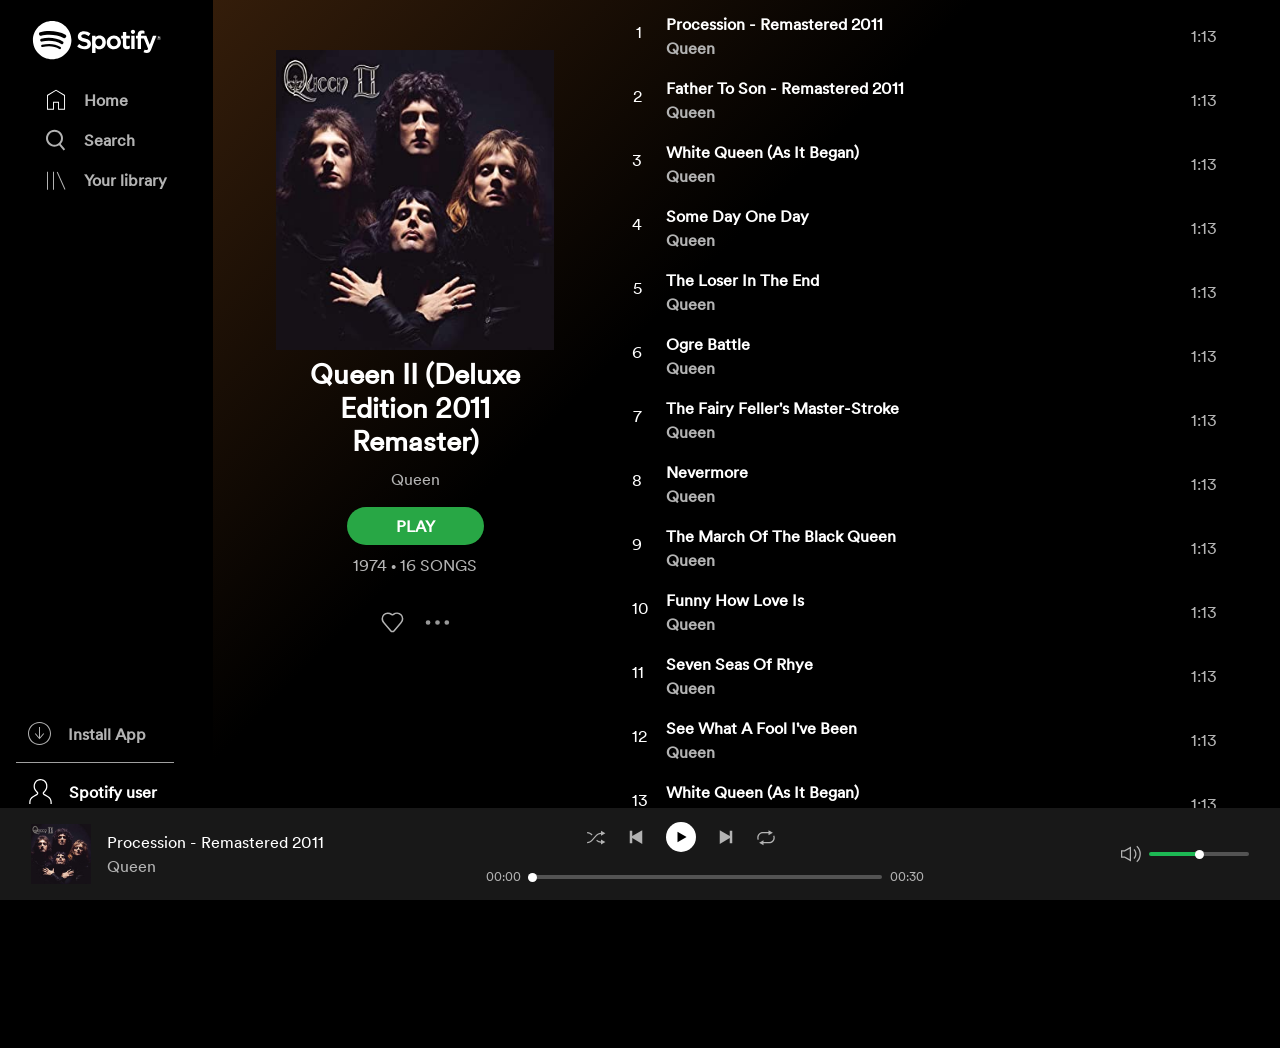
<file: album.html>
<!DOCTYPE html>
<html lang="en">
  <head>
    <!-- Required meta tags -->
    <meta charset="utf-8" />
    <meta name="viewport" content="width=device-width, initial-scale=1, shrink-to-fit=no" />

    <!-- Bootstrap CSS -->
    <link
      rel="stylesheet"
      href="https://cdn.jsdelivr.net/npm/bootstrap@4.6.0/dist/css/bootstrap.min.css"
      integrity="sha384-B0vP5xmATw1+K9KRQjQERJvTumQW0nPEzvF6L/Z6nronJ3oUOFUFpCjEUQouq2+l"
      crossorigin="anonymous"
    />
    <link rel="stylesheet" href="album.css" />
    <link
      rel="stylesheet"
      href="https://use.fontawesome.com/releases/v5.15.2/css/all.css"
      integrity="sha384-vSIIfh2YWi9wW0r9iZe7RJPrKwp6bG+s9QZMoITbCckVJqGCCRhc+ccxNcdpHuYu"
      crossorigin="anonymous"
    />

    <title>Album</title>
  </head>
  <body>
    <div class="container-fluid">
      <div class="row">
        <div class="col col-2 p-3 pl-4" id="sidebar">
          <div class="d-flex flex-column justify-content-between nav-items px-3">
            <div class="top-sidebar-links d-flex align-items-center align-items-lg-start flex-column px-0 px-lg-3">
              <div>
                <img class="d-none d-lg-block" id="desktop-logo" src="/assets/Spotify.svg" alt="" />
                <img class="d-block d-lg-none my-2" id="mobile-logo" src="/assets/spotify-seeklogo.com.svg" alt="" />
              </div>
              <a href="/index.html" class="text-decoration-none px-2"
                ><div class="link-container pl-1 d-flex justify-content-start align-items-end my-2">
                  <img class="mr-0 mr-lg-3 p-0" src="/assets/home.svg" alt="" />
                  <span class="sidebar-links font-weight-bold d-none d-lg-block">Home</span>
                </div></a
              >
              <a href="" class="text-decoration-none px-2"
                ><div class="link-container pl-1 d-flex justify-content-start align-items-end my-2">
                  <img class="mr-0 mr-lg-3 p-0" src="/assets/sea.svg" alt="" />
                  <span class="sidebar-links font-weight-bold d-none d-lg-block">Search</span>
                </div></a
              >
              <a href="" class="text-decoration-none px-2"
                ><div class="link-container pl-1 d-flex justify-content-start align-items-end my-2">
                  <img class="mr-0 mr-lg-3 p-0" src="/assets/library.svg" alt="" />
                  <span class="sidebar-links font-weight-bold d-none d-lg-block">Your library</span>
                </div>
              </a>
            </div>

            <div class="bottom-sidebar-links d-flex align-items-center align-items-lg-start flex-column pb-5 mb-5">
              <a href="" class="text-decoration-none px-2"
                ><div class="link-container pl-1 d-flex justify-content-start align-items-end">
                  <img class="mr-0 mr-lg-3 p-0" src="/assets/download.svg" alt="" />
                  <span class="sidebar-links font-weight-bold d-none d-lg-block">Install App</span>
                </div></a
              >
              <hr class="my-3 mx-0" />
              <a href="log-in.html" class="text-decoration-none px-2"
                ><div class="link-container pl-1 d-flex justify-content-start align-items-end">
                  <img id="user-img" class="mr-0 mr-0 mr-lg-3 p-0" src="/assets/user.svg" alt="" />
                  <span class="sidebar-links font-weight-bold text-white d-none d-lg-block">Spotify user</span>
                </div></a
              >
            </div>
          </div>
        </div>
        <div class="col col-10" id="main">
          <div class="row">
            <div class="col col-12 col-lg-4" id="album-column">
              <div
                class="d-flex flex-column justify-content-center align-items-center text-center pl-lg-5"
                id="album-info"
              >
                <img class="img-fluid" id="album-cover" src="assets/queen_album_cover.jpg" alt="" />
                <h3 class="text-white font-weight-bold my-2">Queen II (Deluxe Edition 2011 Remaster)</h3>
                <p class="artist-name">Queen</p>
                <div class="px-1">
                  <button type="button" class="btn bg-success rounded-pill px-5 text-white font-weight-bold">
                    PLAY
                  </button>
                </div>
                <p class="album-year-songs my-2">1974 • 16 SONGS</p>
                <div id="album-actions" class="my-4">
                  <img class="mx-2" src="assets/heart.svg" alt="" />
                  <img class="mx-2" src="assets/3_dots.svg" alt="" />
                </div>
              </div>
            </div>
            <div class="col col-12 col-lg-8" id="songs-column">
              <div id="album-wrapper" class="pb-3">
                <div
                  class="song-container text-white d-flex justify-content-between align-items-center px-lg-5 px-2 my-2"
                >
                  <div class="left d-flex justify-content-between align-items-center">
                    <div class="song-id-wrapper">
                      <p class="pt-2 song-id">1</p>
                    </div>
                    <div class="song-info pl-4">
                      <p class="song-name m-0 font-weight-bold">Procession - Remastered 2011</p>
                      <p class="artist-name m-0 font-weight-bold">Queen</p>
                    </div>
                  </div>
                  <div class="right">
                    <p class="song-duration pt-3">1:13</p>
                  </div>
                </div>
                <div
                  class="song-container text-white d-flex justify-content-between align-items-center px-lg-5 px-2 my-2"
                >
                  <div class="left d-flex justify-content-between align-items-center">
                    <div class="song-id-wrapper">
                      <p class="pt-2 song-id">2</p>
                    </div>
                    <div class="song-info pl-4">
                      <p class="song-name m-0 font-weight-bold">Father To Son - Remastered 2011</p>
                      <p class="artist-name m-0 font-weight-bold">Queen</p>
                    </div>
                  </div>
                  <div class="right">
                    <p class="song-duration pt-3">1:13</p>
                  </div>
                </div>
                <div
                  class="song-container text-white d-flex justify-content-between align-items-center px-lg-5 px-2 my-2"
                >
                  <div class="left d-flex justify-content-between align-items-center">
                    <div class="song-id-wrapper">
                      <p class="pt-2 song-id">3</p>
                    </div>
                    <div class="song-info pl-4">
                      <p class="song-name m-0 font-weight-bold">White Queen (As It Began)</p>
                      <p class="artist-name m-0 font-weight-bold">Queen</p>
                    </div>
                  </div>
                  <div class="right">
                    <p class="song-duration pt-3">1:13</p>
                  </div>
                </div>
                <div
                  class="song-container text-white d-flex justify-content-between align-items-center px-lg-5 px-2 my-2"
                >
                  <div class="left d-flex justify-content-between align-items-center">
                    <div class="song-id-wrapper">
                      <p class="pt-2 song-id">4</p>
                    </div>
                    <div class="song-info pl-4">
                      <p class="song-name m-0 font-weight-bold">Some Day One Day</p>
                      <p class="artist-name m-0 font-weight-bold">Queen</p>
                    </div>
                  </div>
                  <div class="right">
                    <p class="song-duration pt-3">1:13</p>
                  </div>
                </div>
                <div
                  class="song-container text-white d-flex justify-content-between align-items-center px-lg-5 px-2 my-2"
                >
                  <div class="left d-flex justify-content-between align-items-center">
                    <div class="song-id-wrapper">
                      <p class="pt-2 song-id">5</p>
                    </div>
                    <div class="song-info pl-4">
                      <p class="song-name m-0 font-weight-bold">The Loser In The End</p>
                      <p class="artist-name m-0 font-weight-bold">Queen</p>
                    </div>
                  </div>
                  <div class="right">
                    <p class="song-duration pt-3">1:13</p>
                  </div>
                </div>
                <div
                  class="song-container text-white d-flex justify-content-between align-items-center px-lg-5 px-2 my-2"
                >
                  <div class="left d-flex justify-content-between align-items-center">
                    <div class="song-id-wrapper">
                      <p class="pt-2 song-id">6</p>
                    </div>
                    <div class="song-info pl-4">
                      <p class="song-name m-0 font-weight-bold">Ogre Battle</p>
                      <p class="artist-name m-0 font-weight-bold">Queen</p>
                    </div>
                  </div>
                  <div class="right">
                    <p class="song-duration pt-3">1:13</p>
                  </div>
                </div>
                <div
                  class="song-container text-white d-flex justify-content-between align-items-center px-lg-5 px-2 my-2"
                >
                  <div class="left d-flex justify-content-between align-items-center">
                    <div class="song-id-wrapper">
                      <p class="pt-2 song-id">7</p>
                    </div>
                    <div class="song-info pl-4">
                      <p class="song-name m-0 font-weight-bold">The Fairy Feller's Master-Stroke</p>
                      <p class="artist-name m-0 font-weight-bold">Queen</p>
                    </div>
                  </div>
                  <div class="right">
                    <p class="song-duration pt-3">1:13</p>
                  </div>
                </div>
                <div
                  class="song-container text-white d-flex justify-content-between align-items-center px-lg-5 px-2 my-2"
                >
                  <div class="left d-flex justify-content-between align-items-center">
                    <div class="song-id-wrapper">
                      <p class="pt-2 song-id">8</p>
                    </div>
                    <div class="song-info pl-4">
                      <p class="song-name m-0 font-weight-bold">Nevermore</p>
                      <p class="artist-name m-0 font-weight-bold">Queen</p>
                    </div>
                  </div>
                  <div class="right">
                    <p class="song-duration pt-3">1:13</p>
                  </div>
                </div>
                <div
                  class="song-container text-white d-flex justify-content-between align-items-center px-lg-5 px-2 my-2"
                >
                  <div class="left d-flex justify-content-between align-items-center">
                    <div class="song-id-wrapper">
                      <p class="pt-2 song-id">9</p>
                    </div>
                    <div class="song-info pl-4">
                      <p class="song-name m-0 font-weight-bold">The March Of The Black Queen</p>
                      <p class="artist-name m-0 font-weight-bold">Queen</p>
                    </div>
                  </div>
                  <div class="right">
                    <p class="song-duration pt-3">1:13</p>
                  </div>
                </div>
                <div
                  class="song-container text-white d-flex justify-content-between align-items-center px-lg-5 px-2 my-2"
                >
                  <div class="left d-flex justify-content-between align-items-center">
                    <div class="song-id-wrapper">
                      <p class="pt-2 song-id">10</p>
                    </div>
                    <div class="song-info pl-4">
                      <p class="song-name m-0 font-weight-bold">Funny How Love Is</p>
                      <p class="artist-name m-0 font-weight-bold">Queen</p>
                    </div>
                  </div>
                  <div class="right">
                    <p class="song-duration pt-3">1:13</p>
                  </div>
                </div>
                <div
                  class="song-container text-white d-flex justify-content-between align-items-center px-lg-5 px-2 my-2"
                >
                  <div class="left d-flex justify-content-between align-items-center">
                    <div class="song-id-wrapper">
                      <p class="pt-2 song-id">11</p>
                    </div>
                    <div class="song-info pl-4">
                      <p class="song-name m-0 font-weight-bold">Seven Seas Of Rhye</p>
                      <p class="artist-name m-0 font-weight-bold">Queen</p>
                    </div>
                  </div>
                  <div class="right">
                    <p class="song-duration pt-3">1:13</p>
                  </div>
                </div>
                <div
                  class="song-container text-white d-flex justify-content-between align-items-center px-lg-5 px-2 my-2"
                >
                  <div class="left d-flex justify-content-between align-items-center">
                    <div class="song-id-wrapper">
                      <p class="pt-2 song-id">12</p>
                    </div>
                    <div class="song-info pl-4">
                      <p class="song-name m-0 font-weight-bold">See What A Fool I've Been</p>
                      <p class="artist-name m-0 font-weight-bold">Queen</p>
                    </div>
                  </div>
                  <div class="right">
                    <p class="song-duration pt-3">1:13</p>
                  </div>
                </div>
                <div
                  class="song-container text-white d-flex justify-content-between align-items-center px-lg-5 px-2 my-2"
                >
                  <div class="left d-flex justify-content-between align-items-center">
                    <div class="song-id-wrapper">
                      <p class="pt-2 song-id">13</p>
                    </div>
                    <div class="song-info pl-4">
                      <p class="song-name m-0 font-weight-bold">White Queen (As It Began)</p>
                      <p class="artist-name m-0 font-weight-bold">Queen</p>
                    </div>
                  </div>
                  <div class="right">
                    <p class="song-duration pt-3">1:13</p>
                  </div>
                </div>
                <div
                  class="song-container text-white d-flex justify-content-between align-items-center px-lg-5 px-2 my-2"
                >
                  <div class="left d-flex justify-content-between align-items-center">
                    <div class="song-id-wrapper">
                      <p class="pt-2 song-id">14</p>
                    </div>
                    <div class="song-info pl-4">
                      <p class="song-name m-0 font-weight-bold">Seven Seas Of Rhye</p>
                      <p class="artist-name m-0 font-weight-bold">Queen</p>
                    </div>
                  </div>
                  <div class="right">
                    <p class="song-duration pt-3">1:13</p>
                  </div>
                </div>
                <div
                  class="song-container text-white d-flex justify-content-between align-items-center px-lg-5 px-2 my-2"
                >
                  <div class="left d-flex justify-content-between align-items-center">
                    <div class="song-id-wrapper">
                      <p class="pt-2 song-id">15</p>
                    </div>
                    <div class="song-info pl-4">
                      <p class="song-name m-0 font-weight-bold">Nevermore</p>
                      <p class="artist-name m-0 font-weight-bold">Queen</p>
                    </div>
                  </div>
                  <div class="right">
                    <p class="song-duration pt-3">1:13</p>
                  </div>
                </div>
                <div
                  class="song-container text-white d-flex justify-content-between align-items-center px-lg-5 px-2 my-2"
                >
                  <div class="left d-flex justify-content-between align-items-center">
                    <div class="song-id-wrapper">
                      <p class="pt-2 song-id">16</p>
                    </div>
                    <div class="song-info pl-4">
                      <p class="song-name m-0 font-weight-bold">See What A Fool I’ve Been</p>
                      <p class="artist-name m-0 font-weight-bold">Queen</p>
                    </div>
                  </div>
                  <div class="right">
                    <p class="song-duration pt-3">1:13</p>
                  </div>
                </div>
              </div>
            </div>
          </div>
        </div>
      </div>
      <div class="row">
        <div id="player" class="col col-12 d-flex justify-content-between align-items-center">
          <div id="player-info" class="p-3 d-flex text-white align-items-center">
            <img src="/assets/queen_album_cover.jpg" alt="" />
            <div class="d-flex flex-column ml-3">
              <p class="m-0" id="player-song-name">Procession - Remastered 2011</p>
              <p class="m-0 artist-name" id="player-artist-name">Queen</p>
            </div>
          </div>
          <div id="player-controls-mid" class="d-flex flex-column justify-content-center align-items-center">
            <div class="player-buttons d-flex justify-content-center align-items-center mb-3 w-100">
              <img id="shuffle-button" class="d-none d-lg-block" src="/assets/shuffle.svg" alt="" />
              <img id="prev-track" src="/assets/previous_track.svg" alt="" />
              <img id="play-button" class="p-2" src="/assets/playbutton.svg" alt="" />
              <img id="pause-button" class="d-none p-2" src="/assets/pausebutton.svg" alt="" />
              <img id="next-track" src="/assets/next_track.svg" alt="" />
              <img id="repeat-button" class="d-none d-lg-block" src="/assets/repeat.svg" alt="" />
            </div>
            <div id="seek-bar-container" class="d-flex flex-row pl-lg-5">
              <span id="current-time" class="">00:00</span>
              <input type="range" name="" id="seek" min="0" value="0" max="100" />
              <span id="total-time" class="">00:30</span>
            </div>
          </div>
          <div id="volume-controls" class="p-3 d-none d-lg-flex justify-content-center align-items-center">
            <img id="mute-button" class="mx-2" src="/assets/volume.svg" alt="" />
            <img id="unmute-button" class="d-none mx-2" src="/assets/mute.svg" alt="" />
            <input type="range" name="" id="volume" min="0" value="50" max="100" />
          </div>
        </div>
      </div>
    </div>

    <!-- Optional JavaScript; choose one of the two! -->

    <!-- Option 1: jQuery and Bootstrap Bundle (includes Popper) -->
    <script
      src="https://code.jquery.com/jquery-3.5.1.slim.min.js"
      integrity="sha384-DfXdz2htPH0lsSSs5nCTpuj/zy4C+OGpamoFVy38MVBnE+IbbVYUew+OrCXaRkfj"
      crossorigin="anonymous"
    ></script>
    <script
      src="https://cdn.jsdelivr.net/npm/bootstrap@4.6.0/dist/js/bootstrap.bundle.min.js"
      integrity="sha384-Piv4xVNRyMGpqkS2by6br4gNJ7DXjqk09RmUpJ8jgGtD7zP9yug3goQfGII0yAns"
      crossorigin="anonymous"
    ></script>
    <script src="player.js"></script>
  </body>
</html>
</file>
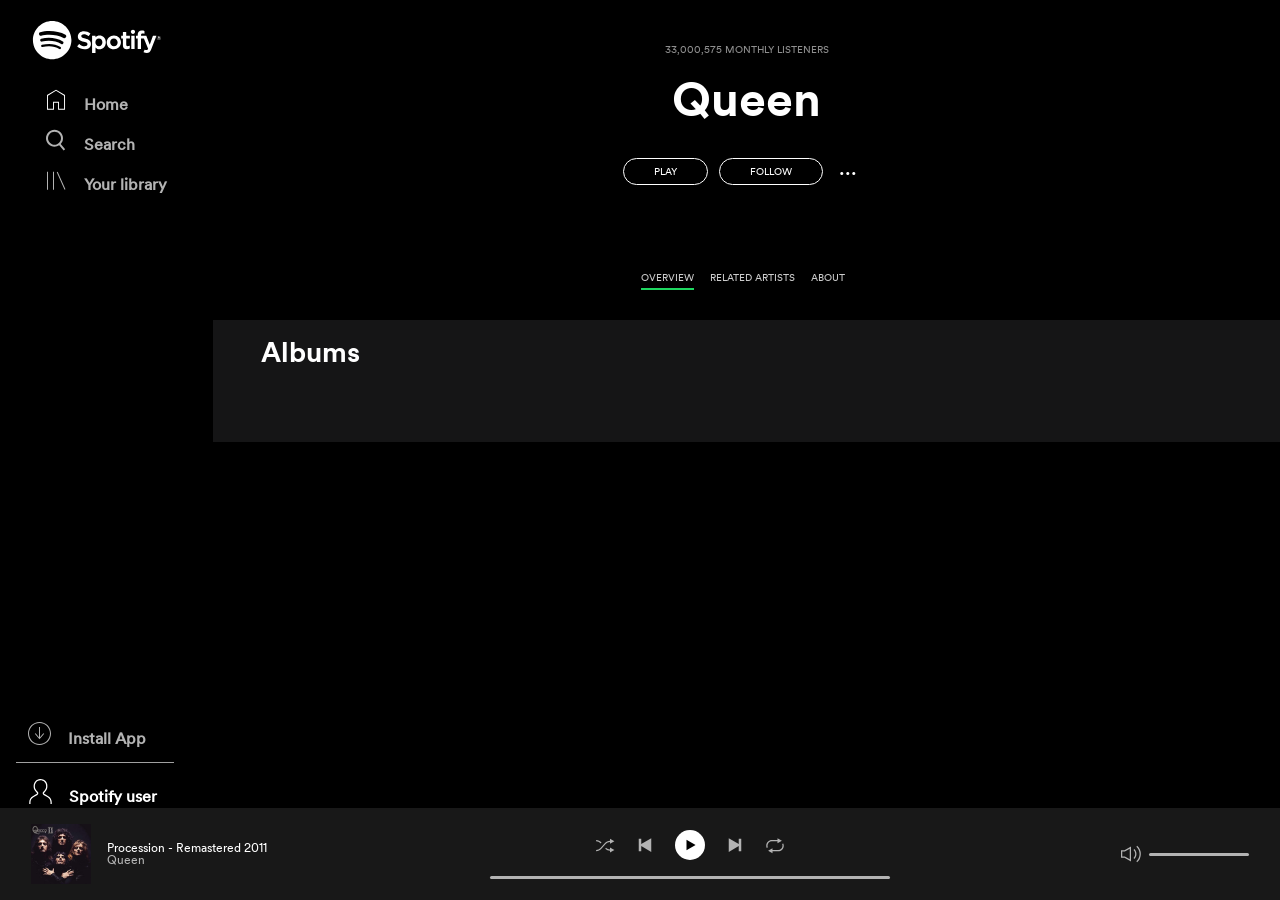
<file: artist.html>
<!DOCTYPE html>
<html lang="en">
  <head>
    <!-- Required meta tags -->
    <meta charset="utf-8" />
    <meta
      name="viewport"
      content="width=device-width, initial-scale=1, shrink-to-fit=no"
    />

    <!-- Bootstrap CSS -->
    <link
      rel="stylesheet"
      href="https://cdn.jsdelivr.net/npm/bootstrap@4.6.0/dist/css/bootstrap.min.css"
      integrity="sha384-B0vP5xmATw1+K9KRQjQERJvTumQW0nPEzvF6L/Z6nronJ3oUOFUFpCjEUQouq2+l"
      crossorigin="anonymous"
    />

    <link rel="stylesheet" href="./artist.css" />

    <title>Artist Page</title>
  </head>
  <body>
    <div class="container-fluid">
      <div class="row">
        <div class="col col-2 p-3 pl-4" id="sidebar">
          <div
            class="d-flex flex-column justify-content-between nav-items px-3"
          >
            <div
              class="top-sidebar-links d-flex align-items-center align-items-lg-start flex-column px-0 px-lg-3"
            >
              <div>
                <img
                  class="d-none d-lg-block"
                  id="desktop-logo"
                  src="/assets/Spotify.svg"
                  alt=""
                />
                <img
                  class="d-block d-lg-none my-2"
                  id="mobile-logo"
                  src="/assets/spotify-seeklogo.com.svg"
                  alt=""
                />
              </div>
              <a href="/index.html" class="text-decoration-none px-2"
                ><div
                  class="link-container pl-1 d-flex justify-content-start align-items-end my-2"
                >
                  <img class="mr-0 mr-lg-3 p-0" src="/assets/home.svg" alt="" />
                  <span class="sidebar-links font-weight-bold d-none d-lg-block"
                    >Home</span
                  >
                </div></a
              >
              <a href="" class="text-decoration-none px-2"
                ><div
                  class="link-container pl-1 d-flex justify-content-start align-items-end my-2"
                >
                  <img class="mr-0 mr-lg-3 p-0" src="/assets/sea.svg" alt="" />
                  <span class="sidebar-links font-weight-bold d-none d-lg-block"
                    >Search</span
                  >
                </div></a
              >
              <a href="" class="text-decoration-none px-2"
                ><div
                  class="link-container pl-1 d-flex justify-content-start align-items-end my-2"
                >
                  <img
                    class="mr-0 mr-lg-3 p-0"
                    src="/assets/library.svg"
                    alt=""
                  />
                  <span class="sidebar-links font-weight-bold d-none d-lg-block"
                    >Your library</span
                  >
                </div>
              </a>
            </div>

            <div
              class="bottom-sidebar-links d-flex align-items-center align-items-lg-start flex-column pb-5 mb-5"
            >
              <a href="" class="text-decoration-none px-2"
                ><div
                  class="link-container pl-1 d-flex justify-content-start align-items-end"
                >
                  <img
                    class="mr-0 mr-lg-3 p-0"
                    src="/assets/download.svg"
                    alt=""
                  />
                  <span class="sidebar-links font-weight-bold d-none d-lg-block"
                    >Install App</span
                  >
                </div></a
              >
              <hr class="my-3 mx-0" />
              <a href="/log-in.html" class="text-decoration-none px-2"
                ><div
                  class="link-container pl-1 d-flex justify-content-start align-items-end"
                >
                  <img
                    id="user-img"
                    class="mr-0 mr-0 mr-lg-3 p-0"
                    src="/assets/user.svg"
                    alt=""
                  />
                  <span
                    class="sidebar-links font-weight-bold text-white d-none d-lg-block"
                    >Spotify user</span
                  >
                </div></a
              >
            </div>
          </div>
        </div>

        <div class="col-10">
          <section class="bg-img">
            <div class="text-center mx-auto pt-3">
              <div class="ust-taraf">
                <div class="sol-taraf">
                  <svg
                    xmlns="http://www.w3.org/2000/svg"
                    width="16"
                    height="16"
                    fill="currentColor"
                    class="bi bi-arrow-left ok-left"
                    viewBox="0 0 16 16"
                  >
                    <path
                      fill-rule="evenodd"
                      d="M15 8a.5.5 0 0 0-.5-.5H2.707l3.147-3.146a.5.5 0 1 0-.708-.708l-4 4a.5.5 0 0 0 0 .708l4 4a.5.5 0 0 0 .708-.708L2.707 8.5H14.5A.5.5 0 0 0 15 8z"
                    />
                  </svg>
                </div>
                <div class="sag-taraf">
                  <button class="follow-button">follow</button>

                  <p class="uc-nokta">...</p>
                </div>
              </div>
              <div class="ikinci">
                <p class="small-size">33,000,575 MONTHLY LISTENERS</p>
                <h1>Queen</h1>
              </div>
              <div class="buttons pt-2">
                <button type="button" class="btn btn-1">PLAY</button>
                <button type="button" class="btn btn-2 ml-2">FOLLOW</button>
                <button type="button" class="btn btn-3">...</button>
              </div>
              <div class="pt-4">
                <ul
                  class="link-group d-flex justify-content-center align-items-center pt-5 pr-5"
                >
                  <li class="mx-2">
                    <a id="tab-1" class="pb-1 tab-item tab-border" href="#"
                      >OVERVIEW</a
                    >
                  </li>
                  <li class="mx-2">
                    <a id="tab-2" class="pb-1 tab-item" href="#"
                      >RELATED ARTISTS</a
                    >
                  </li>
                  <li class="mx-2">
                    <a id="tab-3" class="pb-1 tab-item" href="#">ABOUT</a>
                  </li>
                </ul>
              </div>
            </div>
          </section>

          <div class="container-fluid bg-mine px-5 pb-5 mb-2">
            <div class="yeni-ler">
              <button>SHUFFLE PLAY</button>
              <h3 class="popular">Popular</h3>
              <div class="row sarkilar">
                <div class="col-1"><p>1</p></div>
                <div class="col-2">
                  <img src="./assets/sarki1.jfif" class="img-fluid" alt="..." />
                </div>
                <div class="col-7">
                  <p>Bohemian Rhapsody-Remaste...</p>
                  <small>1,428,664,258</small>
                </div>
                <div class="col-1"><p class="yandik">...</p></div>
              </div>
              <div class="row sarkilar">
                <div class="col-1"><p>2</p></div>
                <div class="col-2">
                  <img src="./assets/222.jfif" class="img-fluid" alt="..." />
                </div>
                <div class="col-7">
                  <p>Don't Stop Me Now-Remaster...</p>
                  <small>1,009,852,389</small>
                </div>
                <div class="col-1"><p class="yandik">...</p></div>
              </div>
              <div class="row sarkilar">
                <div class="col-1"><p>3</p></div>
                <div class="col-2">
                  <img src="./assets/3333.jfif" class="img-fluid" alt="..." />
                </div>
                <div class="col-7">
                  <p>Another One Bites The Dust</p>
                  <small>949,941,278</small>
                </div>
                <div class="col-1"><p class="yandik">...</p></div>
              </div>
              <div class="row sarkilar">
                <div class="col-1"><p>4</p></div>
                <div class="col-2">
                  <img src="./assets/4444.jfif" class="img-fluid" alt="..." />
                </div>
                <div class="col-7">
                  <p>Under Pressure - Remastered 2...</p>
                  <small>848,959,448</small>
                </div>
                <div class="col-1"><p class="yandik">...</p></div>
              </div>
            </div>

            <!-- TAB-1-START-->
            <div class="hepsi">
              <div id="tab-1-content" class="tab-content-item show">
                <h3 class="py-3">Albums</h3>
                <div id="benim-album" class="row"></div>
              </div>
            </div>
            <!-- TAB-1-END-->
            <!-- TAB-2-START-->

            <div
              id="tab-2-content"
              class="tab-content-item pt-5 px-5"
              style="min-height: 600px"
            >
              <div class="row">
                <div class="col-lg-2 col-md-4 col-sm-6">
                  <div class="card bunlar mb-3">
                    <img
                      src="./assets/mercury.jfif"
                      class="card-img-top img-fluid"
                      alt="..."
                    />
                    <div class="card-body pt-3 hadi">
                      <p class="card-text">Freddie Mercury</p>
                      <img
                        class="my-play"
                        src="./assets/playbutton.svg"
                        alt="myply"
                      />
                    </div>
                  </div>
                </div>
                <div class="col-lg-2 col-md-4 col-sm-6">
                  <div class="card bunlar mb-3">
                    <img
                      src="./assets/eltonnn.jfif"
                      class="card-img-top img-fluid"
                      alt="..."
                    />
                    <div class="card-body pt-3 hadi">
                      <p class="card-text">Elton John</p>
                      <img
                        class="my-play"
                        src="./assets/playbutton.svg"
                        alt="myply"
                      />
                    </div>
                  </div>
                </div>
                <div class="col-lg-2 col-md-4 col-sm-6">
                  <div class="card bunlar mb-3">
                    <img
                      src="./assets/john.jfif"
                      class="card-img-top img-fluid"
                      alt="..."
                    />
                    <div class="card-body pt-3 hadi">
                      <p class="card-text text-center">John Lennon</p>
                      <img
                        class="my-play"
                        src="./assets/playbutton.svg"
                        alt="myply"
                      />
                    </div>
                  </div>
                </div>
                <div class="col-lg-2 col-md-4 col-sm-6">
                  <div class="card bunlar mb-3">
                    <img
                      src="./assets/aero.jfif"
                      class="card-img-top img-fluid"
                      alt="..."
                    />
                    <div class="card-body pt-3 hadi">
                      <p class="card-text">Aerosmith</p>
                      <img
                        class="my-play"
                        src="./assets/playbutton.svg"
                        alt="myply"
                      />
                    </div>
                  </div>
                </div>
                <div class="col-lg-2 col-md-4 col-sm-6">
                  <div class="card bunlar mb-3">
                    <img
                      src="./assets/david.jfif"
                      class="card-img-top img-fluid"
                      alt="..."
                    />
                    <div class="card-body pt-3 hadi">
                      <p class="card-text">David Bowie</p>
                      <img
                        class="my-play"
                        src="./assets/playbutton.svg"
                        alt="myply"
                      />
                    </div>
                  </div>
                </div>
                <div class="col-lg-2 col-md-4 col-sm-6">
                  <div class="card bunlar mb-3">
                    <img
                      src="./assets/led-zeppelin.png"
                      class="card-img-top img-fluid"
                      alt="..."
                    />
                    <div class="card-body pt-3 hadi">
                      <p class="card-text">Led Zeppelin</p>
                      <img
                        class="my-play"
                        src="./assets/playbutton.svg"
                        alt="myply"
                      />
                    </div>
                  </div>
                </div>
              </div>
            </div>
            <!-- TAB-2-END-->
            <!-- TAB-3-START-->
            <div id="tab-3-content" class="tab-content-item">
              <div class="row pt-5 pl-4">
                <div class="col-lg-5 col-md-12 col-sm-12 pb-4">
                  <img
                    src="./assets/about14.jfif"
                    class="rounded float-start img-fluid"
                    alt="about"
                  />
                  <div class="daire">
                    <p>47th</p>
                  </div>
                </div>
                <div class="col-lg-7 col-md-12 col-sm-12">
                  <p>
                    Few bands embodied the fearless creativity and attitude of
                    1970s rock like Queen. Embracing the exaggerated pomp of
                    prog rock and heavy metal and the quaintness of vaudevillian
                    music hall in equal measure, the British quartet colored
                    their complex arrangements with camp and bombast, creating a
                    huge, mock-operatic sound layered with guitars and
                    overdubbed vocals. For years, their albums boasted the motto
                    "no synthesizers were used on this record," signaling their
                    allegiance with post- hard rock bands. But balancing this
                    seriousness, vocalist brought an extravagant sense of fun to
                    Queen, pushing them toward kitschy humor and
                    pseudo-classical arrangements as epitomized in their
                    best-known song, "Bohemian Rhapsody." Blessed with an
                    extensive range and perfect pitch, was one of the most
                    charismatic and technically gifted rock singers of his
                    generation, his larger-than-life reputation bolstered by a
                    wry, outspoken sense of humor and an array of era-defining
                    stage costumes. Through his legendary theatrical
                    performances, Queen became one of the most popular bands in
                    the world in the mid-'70s, topping the charts in England and
                    regularly cracking the Billboard 200 Top Ten with albums
                    like 1975's A Night at the Opera, 1976's A Day at the Races,
                    and 1977's News of the World. They also shifted stylistic
                    gears seemingly at will, dipping into funk and disco; a
                    trait that helped make songs like 1980's bass-driven
                    "Another One Bites the Dust" into worldwide hits. The band
                    retained a fanatical following into the '80s, earning three
                    number one albums in the U.K. with 1980's The Game, 1986's A
                    Kind of Magic, and 1989's The Miracle. They garnered yet
                    more pop culture fame along the way.
                  </p>
                </div>
              </div>
            </div>
          </div>
          <!-- TAB-3-END-->
        </div>
        <!-- ./col-10-end-->
      </div>
      <!-- ./row-end-->

      <div class="row">
        <div
          id="player"
          class="col col-12 d-flex justify-content-between align-items-center"
        >
          <div
            id="player-info"
            class="p-3 d-flex text-white align-items-center"
          >
            <img src="./assets/queen_album_cover.jpg" alt="" />
            <div class="d-flex flex-column ml-3">
              <p class="m-0" id="player-song-name">
                Procession - Remastered 2011
              </p>
              <p class="m-0 artist-name" id="player-artist-name">Queen</p>
            </div>
          </div>
          <div
            id="player-controls-mid"
            class="d-flex flex-column justify-content-center align-items-center"
          >
            <div
              class="player-buttons d-flex justify-content-center align-items-center mb-3"
            >
              <img
                class="d-none d-lg-block"
                src="./assets/shuffle.svg"
                alt=""
              />
              <img src="./assets/previous_track.svg" alt="" />
              <img
                id="play-button"
                class="p-2"
                src="./assets/playbutton.svg"
                alt=""
              />
              <img src="./assets/next_track.svg" alt="" />
              <img class="d-none d-lg-block" src="./assets/repeat.svg" alt="" />
            </div>
            <div id="seek-bar">
              <div
                class="progress-bar"
                role="progressbar"
                aria-valuenow="0"
                aria-valuemin="0"
                aria-valuemax="100"
              ></div>
            </div>
          </div>
          <div
            id="volume-controls"
            class="p-3 d-none d-lg-flex justify-content-center align-items-center"
          >
            <img class="mx-2" src="./assets/volume.svg" alt="" />
            <div class="volume-bar">
              <div
                class="progress-bar"
                role="progressbar"
                aria-valuenow="0"
                aria-valuemin="0"
                aria-valuemax="100"
              ></div>
            </div>
          </div>
        </div>
      </div>
    </div>
    <!-- ./container-fluid-end-->

    <!-- Optional JavaScript; choose one of the two! -->

    <!-- Option 1: jQuery and Bootstrap Bundle (includes Popper) -->
    <script
      src="https://code.jquery.com/jquery-3.5.1.slim.min.js"
      integrity="sha384-DfXdz2htPH0lsSSs5nCTpuj/zy4C+OGpamoFVy38MVBnE+IbbVYUew+OrCXaRkfj"
      crossorigin="anonymous"
    ></script>
    <script
      src="https://cdn.jsdelivr.net/npm/bootstrap@4.6.0/dist/js/bootstrap.bundle.min.js"
      integrity="sha384-Piv4xVNRyMGpqkS2by6br4gNJ7DXjqk09RmUpJ8jgGtD7zP9yug3goQfGII0yAns"
      crossorigin="anonymous"
    ></script>

    <!-- Option 2: Separate Popper and Bootstrap JS -->
    <!--
    <script src="https://code.jquery.com/jquery-3.5.1.slim.min.js" integrity="sha384-DfXdz2htPH0lsSSs5nCTpuj/zy4C+OGpamoFVy38MVBnE+IbbVYUew+OrCXaRkfj" crossorigin="anonymous"></script>
    <script src="https://cdn.jsdelivr.net/npm/popper.js@1.16.1/dist/umd/popper.min.js" integrity="sha384-9/reFTGAW83EW2RDu2S0VKaIzap3H66lZH81PoYlFhbGU+6BZp6G7niu735Sk7lN" crossorigin="anonymous"></script>
    <script src="https://cdn.jsdelivr.net/npm/bootstrap@4.6.0/dist/js/bootstrap.min.js" integrity="sha384-+YQ4JLhjyBLPDQt//I+STsc9iw4uQqACwlvpslubQzn4u2UU2UFM80nGisd026JF" crossorigin="anonymous"></script>
    -->

    <script src="./artist.js"></script>
  </body>
</html>
</file>
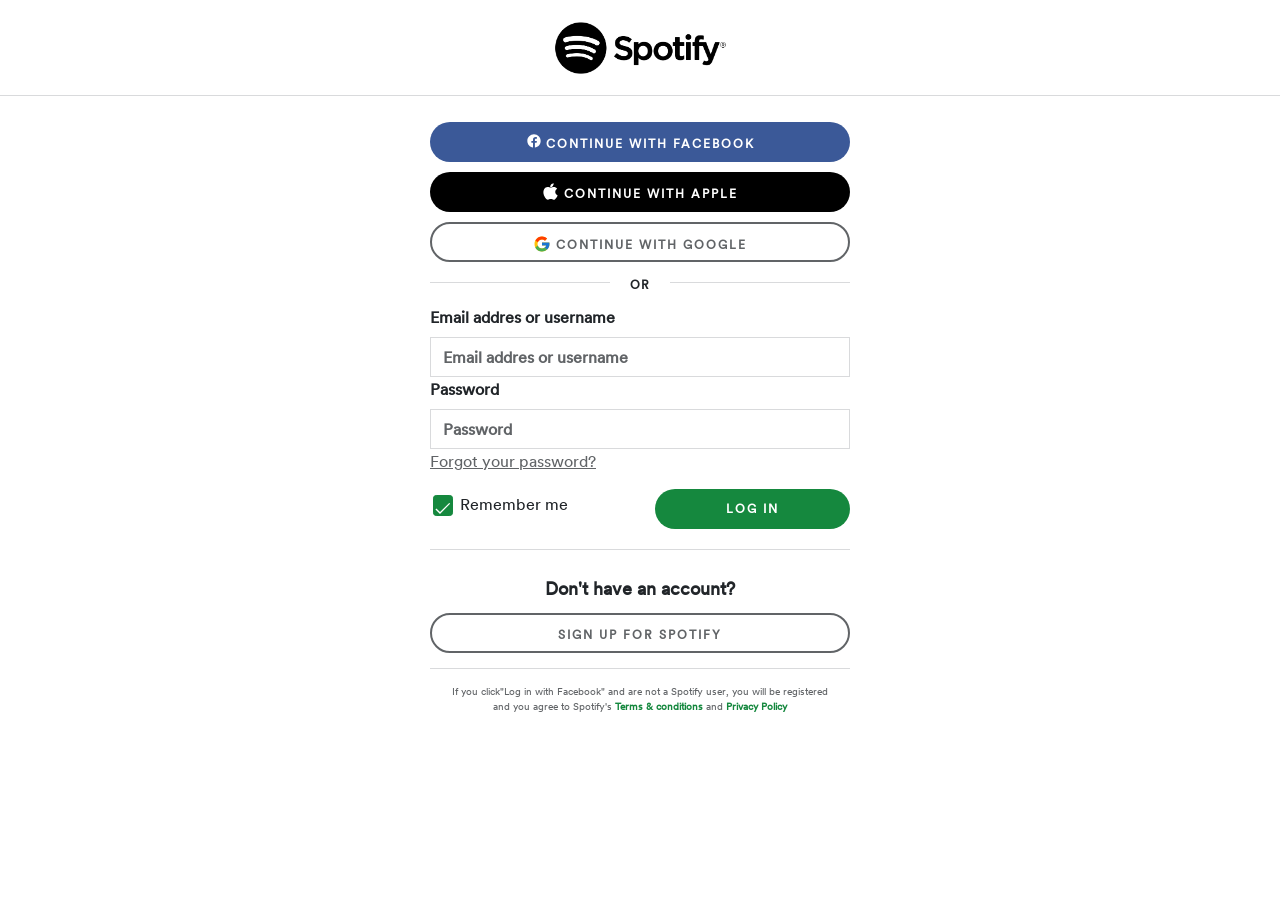
<file: log-in.html>
<!DOCTYPE html>
<html lang="en">
  <head>
    <!-- Required meta tags -->
    <meta charset="utf-8" />
    <meta name="viewport" content="width=device-width, initial-scale=1, shrink-to-fit=no" />

    <!-- Bootstrap CSS -->
    <link
      rel="stylesheet"
      href="https://cdn.jsdelivr.net/npm/bootstrap@4.6.0/dist/css/bootstrap.min.css"
      integrity="sha384-B0vP5xmATw1+K9KRQjQERJvTumQW0nPEzvF6L/Z6nronJ3oUOFUFpCjEUQouq2+l"
      crossorigin="anonymous"
    />
    <link rel="stylesheet" 
          href="https://use.fontawesome.com/releases/v5.15.2/css/all.css"
          integrity="sha384-vSIIfh2YWi9wW0r9iZe7RJPrKwp6bG+s9QZMoITbCckVJqGCCRhc+ccxNcdpHuYu"
          crossorigin="anonymous"/>
    <link rel="stylesheet" href="log-in.css" />

    <title>Spotify</title>
  </head>
  <!-- login-page-->
  <!-- logo-start-->
  <body>
      <div class="container-fluid logo-container w-100">
        <div class="row ">
          <div class="col-sm-6 offset-sm-3">
            <div class="d-flex justify-content-center ">
              <a href="https://www.spotify.com/ie/premium/?utm_source=ie-en_brand_contextual-desktop_text&utm_medium=paidsearch&utm_campaign=alwayson_emea_ie_premiumbusiness_core_brand+contextual-desktop+text+exact+ie-en+google&gclid=Cj0KCQiA4feBBhC9ARIsABp_nbXZRcW_DnJ3MNGZyEK_UDd5w53xuhG4I_Q3tP_wEtXHZedYfAsu84EaArHtEALw_wcB&gclsrc=aw.ds" target="_blank"><img class="logo" src="/logo/Spotify_Logo_CMYK_Black.png" alt="spotify-logo"></a>
            </div>   
            </div>
        </div>
      </div>
    </div>
      <!-- logo-End-->
      <!-- content-start-->
  <div class="container mt-3 content w-100">
       <!-- <p><strong>To continue, log in to Spotify</strong></p>-->
       <div class="row">
        <div class="col-sm-12">
          <form action="https://www.facebook.com/" target="_blank">
            <button type="submit" class="facebook-login button">
              <img class="facebook-image" src="/logo/icons8-facebook.svg" alt="icon-facebook">continue with facebook
            </button>
          </form>
        </div>
      </div>
        <div class="row">
          <div class="col-sm-12">
            <form action="https://www.icloud.com/" target="_blank">
              <button type="submit" class="apple-login button">
                <img class="apple-image" src="/logo/icons8-apple-logo.svg" alt="icon-apple">continue with apple
              </button>
            </form>
          </div>
        </div>
        <div class="row">
          <div class="col-sm-12">
              <form action="https://accounts.google.com/signin/v2/identifier?flowName=GlifWebSignIn&flowEntry=ServiceLogin" target="_blank">
              <button type="submit" class="google-login-and-sign-up button"><img class="google-image" src="/logo/icons8-google.svg" alt="icon-google"> continue with google</button>
            </form>
          </div>
        </div>
        <!-- Triying -->

        <!-- Triying End -->
              <!-- divider -->
        <div class="row">
          <div class="col-sm-12">
            <div class="divider">
              <strong class="divider-title ng-binding">or</strong>
            </div>
          </div>
        </div>
            <!-- Form -->
        <form action="index.html">
          <div class="row">
            <div class="col-sm-12">
              <label for="login-username" > <strong> Email addres or username</strong> </label>
              <input type="email" class="form-control" placeholder="Email addres or username">
            </div>
          </div>
          <div class="row">
            <div class="col-sm-12">
              <label for="login-username" > <strong> Password </strong></label>
              <input type="password" class="form-control" placeholder="Password">

            </div>
          </div>
          <div class="row">
            <div class="col-sm-12">
              <p>
                <a class="forgot-password" href="https://www.spotify.com/ie/password-reset/" target="_blank"> Forgot your password? </a>
              </p>
            </div>
          </div>
              <div class="row">
                <div class="col-sm-12 col-lg-6">
                  <div>
                      <input checked type="checkbox" name="remember" id="checkbox">
                      <label for="checkbox">Remember me</label>
                  </div>
                </div>
                <div class="col-sm-12 col-lg-6">
                    <button type="submit " class="login-enter button">log in</button>
                  </div>
                </div>
            <!-- Divider 2-->
            <div class="row">
              <div class="col-sm-12">
                <div class="divider">
                </div>
              </div>
            </div>
        </form>
      <!-- Last part -->
          <div class="row">
            <div class="col-lg-12 "> 
               <h4 class="d-flex justify-content-center"> Don't have an account? </h4>
             </div>
            </div>
          <div class="row">
              <div class="col-sm-12">
                <div>
                  <form action="sign-up.html"">
                  <button class="google-login-and-sign-up button">Sign up for spotify</button>
                </form>
                </div>
              </div>
          </div>
    
    <!-- Foot -->
            <div class="container ">
              <div class="row ">
                <div class="col-12 footer-container">
                  <p> If you click"Log in with Facebook" and are not a Spotify user, you will be registered and you agree to Spotify's <strong><a href="https://www.spotify.com/us/legal/end-user-agreement/" target="_blank"> Terms & conditions </a></strong>and<strong><a href="https://www.spotify.com/ie/legal/privacy-policy/" target="_blank"> Privacy Policy</a></strong></p>
                </div>
              </div>
            </div>
  </div>





    <!-- Optional JavaScript; choose one of the two! -->

    <!-- Option 1: jQuery and Bootstrap Bundle (includes Popper) -->
    <script
      src="https://code.jquery.com/jquery-3.5.1.slim.min.js"
      integrity="sha384-DfXdz2htPH0lsSSs5nCTpuj/zy4C+OGpamoFVy38MVBnE+IbbVYUew+OrCXaRkfj"
      crossorigin="anonymous"
    ></script>
    <script
      src="https://cdn.jsdelivr.net/npm/bootstrap@4.6.0/dist/js/bootstrap.bundle.min.js"
      integrity="sha384-Piv4xVNRyMGpqkS2by6br4gNJ7DXjqk09RmUpJ8jgGtD7zP9yug3goQfGII0yAns"
      crossorigin="anonymous"
    ></script>
  </body>
</html>
</file>
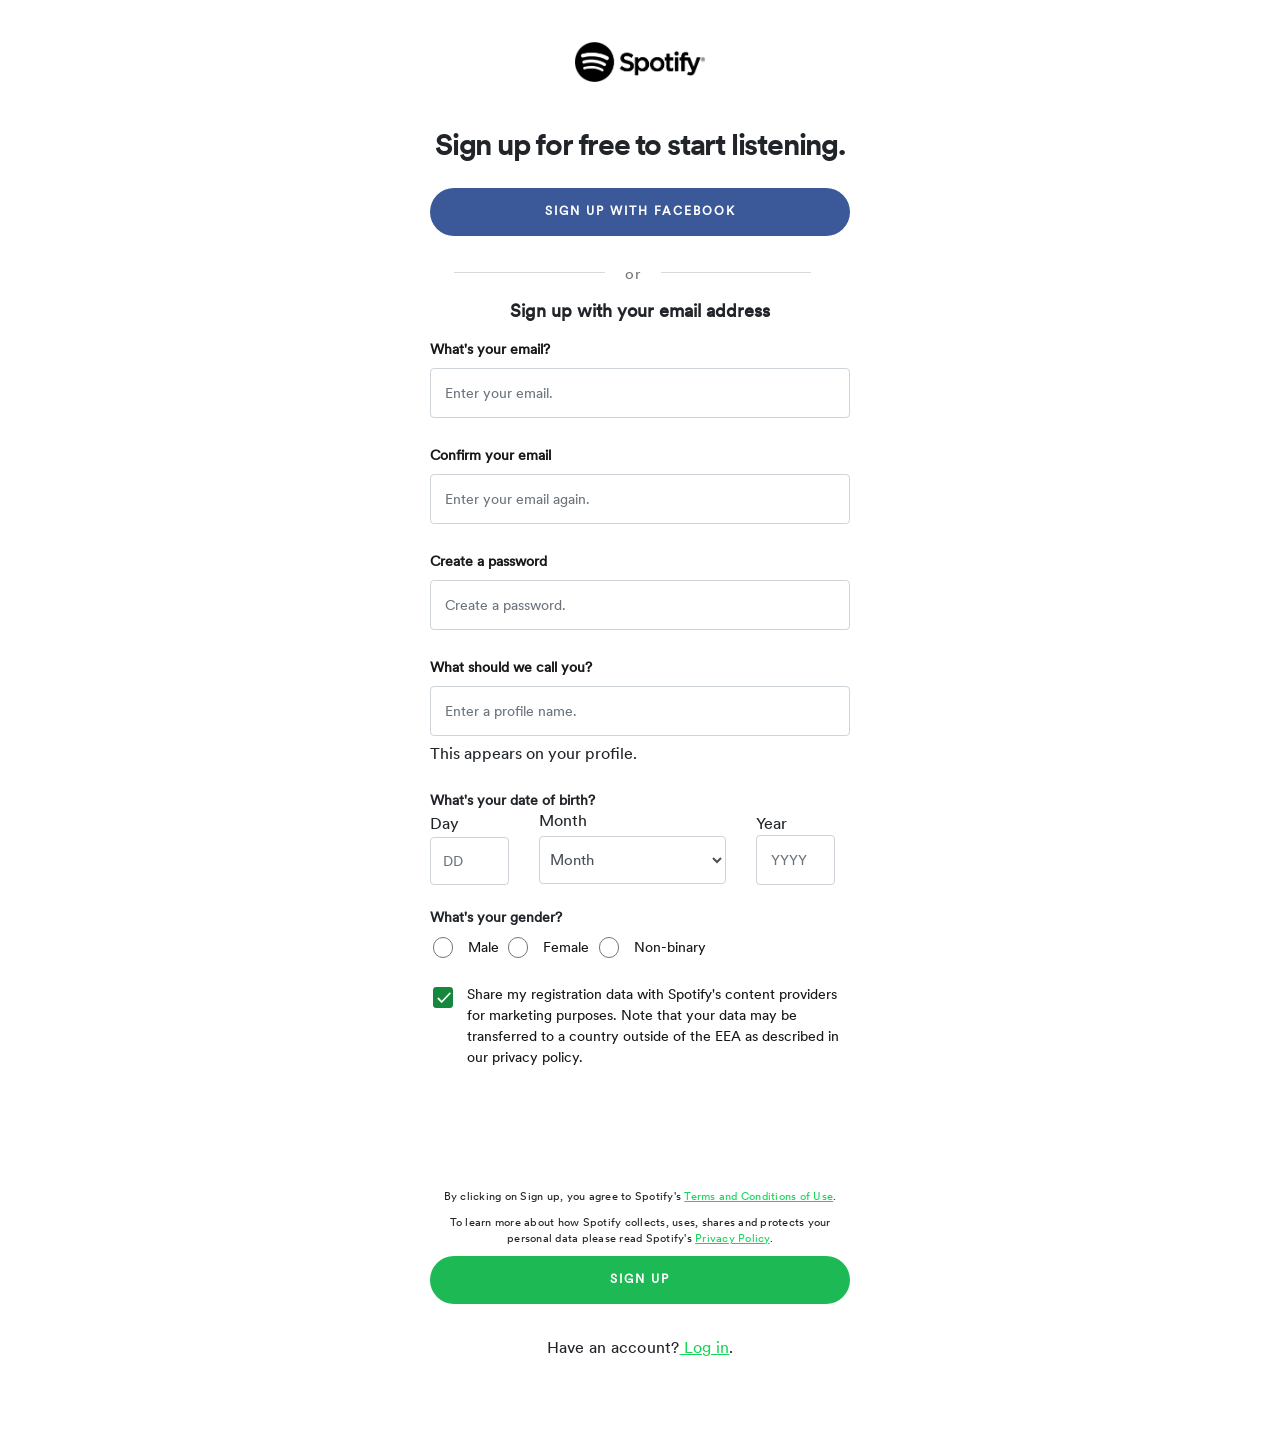
<file: sign-up.html>
<!DOCTYPE html>
<html lang="en">
  <head>
    <!-- Required meta tags -->
    <meta charset="utf-8" />
    <meta name="viewport" content="width=device-width, initial-scale=1, shrink-to-fit=no" />

    <!-- Bootstrap CSS -->
    <link
      rel="stylesheet"
      href="https://cdn.jsdelivr.net/npm/bootstrap@4.6.0/dist/css/bootstrap.min.css"
      integrity="sha384-B0vP5xmATw1+K9KRQjQERJvTumQW0nPEzvF6L/Z6nronJ3oUOFUFpCjEUQouq2+l"
      crossorigin="anonymous"
    />
    <link rel="stylesheet"
          href="https://use.fontawesome.com/releases/v5.15.2/css/all.css"
          integrity="sha384-vSIIfh2YWi9wW0r9iZe7RJPrKwp6bG+s9QZMoITbCckVJqGCCRhc+ccxNcdpHuYu" 
          crossorigin="anonymous" />
    <link rel="stylesheet" href="sign-up.css" />

    <title>Spotify</title>
  </head>
  <!-- login-page-->
  <!-- logo-start-->
  <body>
      <div class="container-fluid logo-container w-100">
        <div class="row ">
          <div class="col-sm-6 offset-sm-3">
            <div class="d-flex justify-content-center ">
              <a href="https://www.spotify.com/ie/premium/?utm_source=ie-en_brand_contextual-desktop_text&utm_medium=paidsearch&utm_campaign=alwayson_emea_ie_premiumbusiness_core_brand+contextual-desktop+text+exact+ie-en+google&gclid=Cj0KCQiA4feBBhC9ARIsABp_nbXZRcW_DnJ3MNGZyEK_UDd5w53xuhG4I_Q3tP_wEtXHZedYfAsu84EaArHtEALw_wcB&gclsrc=aw.ds"><img class="logo" src="/logo/Spotify_Logo_CMYK_Black.png" alt="spotify-logo"></a>
            </div>   
            </div>
        </div>
      </div>
    </div>
      <!-- logo-End-->
      <!-- content-start-->
  <div class="container mt-3 content w-100">
       <h2 class="warning-sign-up">Sign up for free to start listening.</h2>
       <div class="row mt-3">
        <div class="col-sm-12">
          <form action="https://www.facebook.com/" target="_blank">
            <button type="submit" class="facebook-login button">sign up with facebook
            </button>
          </form>
        </div>
      </div>
      <!-- Divider-->
      <div class="row">
        <div class="col-sm-12 pt-3 pb-1">
          <div class="divider">
            <span class="divider-title ng-binding">or</span>
          </div>
        </div>
      </div>
      <h2 class="sign-up-email pb-1">Sign up with your email address</h2>

            <!-- Form -->
        <form class="needs-validation" action="index.html" novalidate> 
          <div class="row pb-4">
            <div class="col-sm-12 ">
              <label for="email" >What's your email?</label>
              <input type="email" class="form-control" id="email" placeholder="Enter your email." aria-describedby="emailHelp" required>
              <div class="invalid-feedback">Invalid email.</div>
            </div>

          </div>
          <div class="row pb-4">
            <div class="col-sm-12">
              <label for="confirm-email" >Confirm your email</label>
              <input type="email" class="form-control" id="confirm-email" placeholder="Enter your email again." required >
              <div class="invalid-feedback">Confirm your email.</div>
            </div>
          </div>
          <div class="row pb-4">
            <div class="col-sm-12">
              <label for="password" >Create a password</label>
              <input type="password" class="form-control" id="password" placeholder="Create a password." required>
              <div class="invalid-feedback">You need to enter your password.</div>
            </div>
          </div>
          <div class="row">
            <div class="col-sm-12">
              <label for="nickname" >What should we call you?</label>
              <input type="text" class="form-control" id="nickname" placeholder="Enter a profile name." required >
              <div class="invalid-feedback">You need to enter your nickname.</div>
            </div>
          </div>
          <h6 class="pb-4 m-0 mt-2">This appears on your profile.</h6>
          <div class="container pl-0">
          <div class="row">
            <div class="col-lg-12">
               <span class="date-birth"> What's your date of birth? </span>
            </div>
                <div class="col-sm-3">Day
                    <input type="number" class="form-control non-arrows" id="day" placeholder="DD" required>
                    <div class="invalid-feedback"></div>
                  </div>
                <div class="col-sm-6">
                    <h6 class="mb-1">Month</h6>
                    <select name="months" required="" class="name-of-month form-control" id="months" required>
                        <option selected="" disabled="" value="">Month</option>
                        <option value="01">January</option>
                        <option value="02">February</option>
                        <option value="03">March</option>
                        <option value="04">April</option>
                        <option value="05">May</option>
                        <option value="06">June</option>
                        <option value="07">July</option>
                        <option value="08">August</option>
                        <option value="09">September</option>
                        <option value="10">October</option>
                        <option value="11">November</option>
                        <option value="12">December</option>
                    </select>
                </div>
                <div class="col-sm-3">Year
                    <input type="year" class="form-control" id="year" placeholder="YYYY" required>
                    <div class="invalid-feedback"></div>
                </div>
            </div>
          </div>
          <div class="row checkingbox">
              <div class="col-sm-12">
                  <h6 class="gender mt-4 mb-2">What's your gender?</h6>
                  <input type="checkbox" onchange=check(this) name="gender" id="checkbox-1">
                  <label for="checkbox-1">Male</label>
                  <input type="checkbox" onchange=check(this) name="gender" id="checkbox-2">
                  <label for="checkbox-2">Female</label>
                  <input type="checkbox" onchange=check(this) name="gender" id="checkbox-3">
                  <label for="checkbox-3">Non-binary</label>
              </div>
          </div>
          <div class="row mt-4">
            <div class="col-sm-1 col-lg-1">
                  <input checked type="checkbox" name="remember" id="checkbox-4">
                  <label for="checkbox-4"></label>
            </div>
                  <div class="col-sm-11 col-lg-11">
                    <label class="agreetment" for="checkbox">Share my registration data with Spotify's content providers for marketing purposes. Note that your data may be transferred to a country outside of the EEA as described in our privacy policy.</label>
                </div>
            
          </div>
          <div class="row mt-3">
              <div class="col-sm-12">
                  <div>
                      <iframe class="rc-anchor-normal" src="https://www.google.com/recaptcha/api2/anchor?ar=1&k=6Lenb9oUAAAAAO1Rqrm4KsoNH14OvMm6SWkQcdRj&co=aHR0cHM6Ly93d3cuc3BvdGlmeS5jb206NDQz&hl=es&v=jxFQ7RQ9s9HTGKeWcoa6UQdD&size=normal&cb=hpv9j3asp6nv" frameborder="0"></iframe>
                  </div>

              </div>

          </div>
          
        
      <!-- Last part -->
      <div class="row">
          <div class="col-sm-12">
              <div class="accept-condition">
                  <span>By clicking on Sign up, you agree to Spotify's <a href="https://www.spotify.com/ie/legal/end-user-agreement/" target="_blank"> Terms and Conditions of Use</a>.</span>
              </div>
          </div>
        </div>
      <div class="row">
        <div class="col-sm-12">
            <div  class="policy-privacy">
                <span>To learn more about how Spotify collects, uses, shares and protects your personal data please read Spotify's <a href="/ie/legal/privacy-policy/" target="_blank">Privacy Policy</a>.</span>
            </div>
        </div>
    </div>
            <div class="row">
              <div class="col-sm-12">
                  
                  <button type="submit" class="sign-up button">Sign up</button>
        </form>
              </div>
            </div>
        <div class="row">
            <div class="col-sm-12">
                <div class="login-again">
                    <span>Have an account?<a href="log-in.html"> Log in</a>.</span>
                </div>
            </div>
        </div>
  </div>





    <!-- Optional JavaScript; choose one of the two! -->
    <script>
        function check(el){  
                 var gender = document.getElementsByName("gender")
                 gender.forEach(function(item){  
                     if(item!=el)  
                         item.checked = false
                 })  
             }
      </script>
               
    <!-- Option 1: jQuery and Bootstrap Bundle (includes Popper) -->
    <script
      src="https://code.jquery.com/jquery-3.5.1.slim.min.js"
      integrity="sha384-DfXdz2htPH0lsSSs5nCTpuj/zy4C+OGpamoFVy38MVBnE+IbbVYUew+OrCXaRkfj"
      crossorigin="anonymous"></script>
    <script
      src="https://cdn.jsdelivr.net/npm/bootstrap@4.6.0/dist/js/bootstrap.bundle.min.js"
      integrity="sha384-Piv4xVNRyMGpqkS2by6br4gNJ7DXjqk09RmUpJ8jgGtD7zP9yug3goQfGII0yAns"
      crossorigin="anonymous"></script>
    
      <script>
        // Example starter JavaScript for disabling form submissions if there are invalid fields
        (function () {
          ("use strict")
          window.addEventListener(
            "load",
            function () {
              // Fetch all the forms we want to apply custom Bootstrap validation styles to
              var forms = document.getElementsByClassName("needs-validation")
              // Loop over them and prevent submission
              var validation = Array.prototype.filter.call(
                forms,
                function (form) {
                  form.addEventListener(
                    "submit",
                    function (event) {
                      if (form.checkValidity() === false) {
                        event.preventDefault();
                        event.stopPropagation();
                      }
                      form.classList.add("was-validated")
                    },
                    false
                  )
                }
              )
            },
            false
          )
        })()
      </script>
       <script>
        // Example starter JavaScript for disabling form submissions if there are invalid fields
        (function () {
          $(".needs-validation")
            .find("input,select,textarea")
            .on("focusout", function () {
              // check element validity and change class
              $(this)
                .removeClass("is-valid is-invalid")
                .addClass(this.checkValidity() ? "" : "is-invalid")
            })
        })()
      </script>
    
  </body>
</html>
</file>
<file: album.css>
body {
  font-family: Circular-book;
  background-color: black;
  overflow: hidden;
}
@font-face {
  font-family: Circular-bold;
  src: url("/fonts/CircularSpUIv3T-Bold.8d0a45cc.woff2");
}
@font-face {
  font-family: Circular-book;
  src: url("/fonts/CircularSpUIv3T-Book.3466e0ec.woff2");
}
/* -------------------------------------------------------SIDEBAR */

.nav-items {
  background-color: black;
  position: fixed;
  top: 0;
  left: 0;
  bottom: 0;
}

#desktop-logo {
  width: 130px;
  height: 80px;
}

#mobile-logo {
  width: 30px;
  height: 30px;
}

.sidebar-links,
.artist-name,
.album-year-songs,
#desktop-logo,
.artist-name,
.song-duration {
  color: #b3b3b3;
}

hr {
  background-color: #b3b3b3;
  height: 0.1px;
  width: 90%;
}

#user-img {
  height: 25px;
  width: 25px;
}

/* -------------------------------------SIDEBAR ENDS HERE */

#main {
  background: rgb(52, 29, 10);
  background: linear-gradient(135deg, rgba(52, 29, 10, 1) 0%, rgba(0, 0, 0, 1) 36%);
}

#album-info {
  margin-top: 50px;
}

#album-cover {
  width: 300px;
  height: 300px;
}

#album-actions img {
  width: 25px;
  height: 25px;
}

.song-id-wrapper {
  text-align: end;
  width: 10px;
}

#album-wrapper {
  height: 80%;
  overflow: auto;
}

.song-container:hover,
#sidebar a:hover {
  background-color: rgba(71, 71, 71, 0.349);
  border-radius: 5px;
}
#sidebar a:hover {
  filter: brightness(200%);
}

.song-container:hover .song-id {
  content: url(assets/playbutton.svg);
  cursor: pointer;
  transform: scale(0.7);
  position: relative;
  right: 8px;
}

.now-playing {
  content: url(assets/playbutton.svg);
  transform: scale(0.7);
  position: relative;
  right: 8px;
  filter: invert(38%) sepia(24%) saturate(1397%) hue-rotate(82deg) brightness(95%) contrast(90%);
}

::-webkit-scrollbar {
  width: 10px;
}
/* Track */
::-webkit-scrollbar-track {
  background: #0c0b0b;
}
/* Handle */
::-webkit-scrollbar-thumb {
  background: rgb(95, 95, 95);
}
::-webkit-scrollbar-thumb:hover {
  background: #555;
}
/* --------------------------------PLAYER------------------------------------ */
#player {
  background-color: #181818;
  position: fixed;
  bottom: 0;
}
#player-info {
  width: 20%;
  white-space: nowrap;
}
#player-info img {
  width: 60px;
  height: 60px;
}

.player-buttons img {
  width: 20px;
  height: 20px;
  color: #b3b3b3;
  margin-left: 10px;
  margin-right: 10px;
}
#player-controls-mid {
  width: 40%;
  cursor: pointer;
}
#play-button,
#pause-button {
  background-color: black;
  border-radius: 50%;
  filter: invert(100%);
  height: 30px;
  width: 30px;
}

.player-buttons img:hover {
  filter: brightness(200%);
}
.active-button {
  filter: invert(39%) sepia(23%) saturate(1289%) hue-rotate(82deg) brightness(96%) contrast(97%);
}
#seek-bar-container {
  width: 100%;
}

#volume-controls img {
  width: 20px;
  height: 20px;
}

#current-time,
#total-time {
  text-align: center;
  width: 50px;
  color: #b3b3b3;
  font-size: 12px;
}

#volume,
#seek {
  height: 4px;
  width: 100px;
  /* background: #555; */
  border-radius: 20px;
  background-color: rgba(83, 83, 83, 1);
}

#volume {
  background: rgb(179, 179, 179);
  /* background: linear-gradient(90deg, rgba(179, 179, 179, 1) 50%, rgba(83, 83, 83, 1) 50%); */
}

#seek {
  width: 80%;
  position: relative;
  top: 7px;
}

#mute-button,
#unmute-button {
  cursor: pointer;
}

/* #volume::-webkit-slider-thumb {
  -webkit-appearance: none;
  height: 20px;
  width: 20px;
  background: none;
  cursor: pointer;
} */
input[type="range"]::-webkit-slider-thumb {
  -webkit-appearance: none;
  appearance: none;
  width: 9px;
  height: 9px;
  background: white;
  cursor: pointer;
  border-radius: 30px;
  outline: none;
}

input[type="range"] {
  -webkit-appearance: none;
  width: 100%;
  height: 9px;
  outline: none !important;
  appearance: none;
  border: none;
  border-radius: 30px;
}

/* ---------------------PLAYER ENDS HERE------------------------------------ */
@media only screen and (max-width: 1024px) {
  #album-wrapper {
    height: 30%;
    overflow: auto;
  }
}
@media only screen and (max-width: 767px) {
  #player-song-name,
  #player-artist-name {
    font-size: 14px;
  }
  #album-cover {
    height: 200px;
    width: 200px;
  }
  #album-wrapper {
    height: 20%;
    overflow: auto;
  }
  #album-info {
    margin-top: 10px;
  }
  #album-info h3 {
    font-size: 18px;
  }
  #album-actions img {
    width: 20px;
    height: 20px;
  }
}
</file>
<file: artist.css>
@font-face {
  font-family: Circular-bold;
  src: url("/fonts/CircularSpUIv3T-Bold.8d0a45cc.woff2");
}
@font-face {
  font-family: Circular-book;
  src: url("/fonts/CircularSpUIv3T-Book.3466e0ec.woff2");
}

body {
  font-family: "Circular-book", sans-serif;
  font-size: 14px;
  line-height: 1;
  background-color: black;
}

.link-group {
  list-style: none;
}

section {
  color: #ccc;
  height: 320px;
}

h1 {
  font-weight: 800;
  font-size: 3rem;
}

h3 {
  font-weight: 600;
}

h1,
h3 {
  font-family: "Circular-bold", sans-serif;
  color: #fff;
}

div.ust-taraf {
  display: none;
}

p.small-size {
  font-size: 80%;
  color: rgb(204 204 204 / 70%);
  padding-top: 1.8rem;
}

.bg-img {
  background: url(https://www.queenonline.com/global/uploads/86.jpg) no-repeat center center/cover;
  box-shadow: inset 100px 100px 200px rgba(0, 0, 0, 0.9), inset -100px -100px 200px rgba(0, 0, 0, 0.85);
}

div ul li a {
  color: #ccc;
  font-size: 10px;
  text-decoration: none !important;
}

div ul li a:hover {
  color: #fff;
}

.tab-border {
  border-bottom: 2px solid #1ed760;
}

.btn {
  color: #fff;
  background-color: transparent;
  font-size: 10px;
}

.btn-1,
.btn-2 {
  border-radius: 20px;
  padding: 5px 30px;
  border: 1px solid #fff;
}

.btn-1:hover,
.btn-2:hover {
  background-color: #1ed760;
  border: 1px solid #1ed760;
  color: #fff;
}

.btn-3 {
  font-size: 180%;
  padding-bottom: 15px;
}

.btn-3:hover {
  color: white;
}

div .bg-mine,
div .card-body {
  background-color: rgb(21, 21, 22);
}

p.card-text {
  color: #fff;
  margin-bottom: 0.7rem;
}

div .card-body:nth-child(2) {
  color: #ccc;
}

.card-img-top {
  border-top-left-radius: 0;
  border-top-right-radius: 0;
}

div.row {
  font-size: 12px;
}

div.col-10 {
  padding-left: 0;
  padding-right: 0;
}

div.row div.col-lg-2 {
  padding-left: 5px;
  padding-right: 5px;
}

div.card-body {
  padding: 0.8rem;
}

#tab-1-content,
#tab-2-content,
#tab-3-content {
  display: none;
  background: #151516;
  color: #fff;
  font-size: 14px;
}

.show {
  display: block !important;
}

#tab-3-content {
  line-height: 1.5rem;
  padding: 0 20px;
  color: #ccc;
  min-height: 700px;
}

.daire {
  background-color: rgb(0, 129, 255);
  border: 1px solid transparent;
  border-radius: 50%;
  position: absolute !important;
  padding: 12px;
  color: #fff;
  max-width: 48px;
  max-height: 48px;
  text-align: center;
  top: 0;
  right: 0;
  top: 12px;
  right: 35px;
  font-weight: 700;
}

.nav-items {
  background-color: black;
  position: fixed;
  top: 0;
  left: 0;
  bottom: 0;
  font-size: 16px !important;
}

#desktop-logo {
  width: 130px;
  height: 80px;
}

#mobile-logo {
  width: 30px;
  height: 30px;
}

.sidebar-links,
.artist-name,
.album-year-songs,
#desktop-logo,
.artist-name,
.song-duration {
  color: #b3b3b3;
}

hr {
  background-color: #b3b3b3;
  height: 0.1px;
  width: 90%;
}

#user-img {
  height: 25px;
  width: 25px;
}

#player {
  background-color: #181818;
  position: fixed;
  bottom: 0;
}
#player-info img {
  width: 60px;
  height: 60px;
}

.player-buttons img {
  width: 20px;
  height: 20px;
  color: #b3b3b3;
  margin-left: 10px;
  margin-right: 10px;
}
#player-controls-mid {
  width: 40%;
  cursor: pointer;
}
#play-button {
  background-color: black;
  border-radius: 50%;
  filter: invert(100%);
  height: 30px;
  width: 30px;
}
#seek-bar {
  height: 3px;
  width: 80%;
  background-color: #b3b3b3;
  border-radius: 20px;
}
#volume-controls img {
  width: 20px;
  height: 20px;
}

.volume-bar {
  background-color: #b3b3b3;
  height: 3px;
  width: 100px;
  border-radius: 20px;
}

div.bunlar {
  background-color: rgb(68, 69, 68);
  border: 1px solid rgb(68, 69, 68);
}

div.bunlar img {
  border-radius: 50%;
}

div.bunlar p {
  text-align: center;
}

div.hadi {
  background-color: rgb(68, 69, 68);
  position: relative;
}

img.my-play {
  position: absolute;
  background-color: #1ed760;
  border-radius: 50%;
  padding: 10px 10px;
  top: -57px;
  right: 6px;
  height: 40px;
  width: 40px;
}

div.yeni-ler {
  display: none;
}

@media (max-width: 576px) {
  section {
    height: 300px;
  }

  #player {
    max-height: 65px;
  }

  .col-10 {
    min-width: 100%;
  }

  .bg-img {
    background: url(assets/about14.jfif) no-repeat center center/cover;
    box-shadow: inset 100px 100px 200px rgba(0, 0, 0, 0.5), inset -100px -100px 200px rgba(0, 0, 0, 0.5);
  }

  #sidebar {
    display: none;
  }

  div.buttons.pt-2 {
    display: none;
  }

  a.tab-item {
    display: none;
  }

  div.ust-taraf {
    display: flex;
    justify-content: space-between;
    color: blue;
    font-size: 20px;
    padding-top: 10px;
    align-items: center;
  }

  div.ust-taraf div.sag-taraf {
    display: flex;
    padding-right: 10px;
  }

  div.ust-taraf div.sol-taraf {
    padding-bottom: 5px;
  }

  .follow-button {
    margin-right: 5px;
    color: rgba(255, 255, 255, 0.7);
    border: 0px solid rgba(255, 255, 255, 0.2);
    background-color: rgba(255, 255, 255, 0.2);
    border-radius: 5px;
    text-transform: uppercase;
    font-size: 12px;
    max-height: 28px;
  }

  .uc-nokta {
    transform: rotate(90deg);
    height: 28px;
    color: white;
    letter-spacing: 2.3px;
  }

  p.yandik {
    transform: rotate(90deg);
  }

  .ok-left {
    color: white;
    padding-left: 15px;
    padding-bottom: 5px;
    height: 35px;
    width: 35px;
    font-weight: bold;
  }

  .ikinci {
    display: flex;
    flex-direction: column-reverse;
    padding-top: 20px;
    margin-bottom: 30px;
  }

  .ikinci h1 {
    padding-top: 20px;
    font-weight: 500;
    color: white;
    padding-top: 70px;
  }

  div.hepsi {
    display: none;
  }

  div.yeni-ler {
    background-color: rgb(21, 21, 22);
    display: block;
    min-height: 460px;
    position: relative;
  }

  div.yeni-ler h3 {
    padding-top: 40px;
    text-align: center;
  }

  div.yeni-ler button {
    color: white;
    background-color: #1ed760;
    border: 0px solid #1ed760;
    border-radius: 24px;
    padding: 15px 50px;
    position: absolute;
    top: 0px;
    left: 50%;
    transform: translate(-50%, -50%);
  }

  div.sarkilar {
    padding-top: 20px;
    color: white;
    background-color: transparent;
    align-items: center;
  }

  div.sarkilar img {
    min-height: 50px;
    min-width: 50px;
  }

  p.yandik {
    transform: rotate(90deg);
    padding-left: 10px;
    font-size: 20px;
    color: #ccc;
  }

  div.sarkilar div.col-6 p {
    margin-bottom: 0;
  }

  div.sarkilar small {
    color: #ccc;
  }

  h3.popular {
    font-size: 1.2rem;
    font-weight: 500;
  }

  .show {
    display: none !important;
  }
  div.col-7 p {
    margin-bottom: 4px;
  }
}
</file>
<file: log-in.css>
@font-face {
  font-family: Circular-bold;
  src: url("/fonts/CircularSpUIv3T-Bold.8d0a45cc.woff2");
}
@font-face {
  font-family: Circular-book;
  src: url("/fonts/CircularSpUIv3T-Book.3466e0ec.woff2");
}
body {
  font-family: Circular-book;
}
/*---------- Logo nav---------------*/
.logo {
  max-width: 173px;
  padding-top: 13%;
  padding-bottom: 12%;
}

.logo-container {
  border-bottom: 1px solid #d9dadc;
}
/*---------- container---------------*/
.content {
  max-width: 450px;
}
/*---------- BUTTON---------------*/
.button {
  margin-top: 10px;
  border-radius: 500px;
  height: 40px;
  text-align: center;
  width: 100%;
  font-family: Circular-book;
  transition-duration: 0.3s;
  border-width: 0;
  letter-spacing: 2px;
  min-width: 160px;
  font-weight: 600;
  padding: 11px 14px 18px;
  text-transform: uppercase;
  font-size: 12px;
  color: white;
}
/* media screen */
@media only screen and (max-width: 305px) {
  .logo {
    height: 80px;
  }
  button[class="facebook-login button"],
  button[class="apple-login button"],
  button[class="google-login-and-sign-up button"] {
    height: 70px;
  }
  .facebook-image {
    display: none;
  }
  .apple-image {
    display: none;
  }
  .google-image {
    display: none;
  }
}
/* Standart link */
a,
a:focus,
a:hover {
  text-decoration: none;
  padding: 0px;
}

/* Facebook button */
.facebook-login {
  color: white;
  background: #3b5998;
}
.facebook-login:hover {
  background-color: #48649f;
  cursor: pointer;
  transition-duration: 0.3s;
}
.facebook-image {
  height: 16px;
  margin-bottom: 8px;
  margin-right: 4px;
}
/* Apple Button */
.apple-login {
  color: white;
  background: #000;
}
.apple-login:hover {
  background-color: #2a2c2e;
  cursor: pointer;
  transition-duration: 0.3s;
}
.apple-image {
  height: 17px;
  margin-bottom: 7px;
  margin-right: 5px;
}
/* Google button */
.google-login-and-sign-up {
  background-color: transparent;
  border: 2px solid #616467;
}
.google-login-and-sign-up {
  color: #616467;
}
.google-login-and-sign-up:hover {
  box-shadow: inset 0 0 0 2px #616467;
  cursor: pointer;
  transition-duration: 0.3s;
  background-color: #616467;
  color: white;
}
.google-image {
  height: 18px;
  margin-bottom: 4px;
}
/* Divider */
.divider {
  width: 100%;
  display: block;
  border-top: 1px solid #d9dadc;
  margin: 20px 0;
  line-height: 1px;
  text-align: center;
  position: relative;
}
.divider-title {
  padding-top: 100px;
  background: #fff;
  font-size: 12px;
  letter-spacing: 1px;
  padding: 0 20px;
  text-transform: uppercase;
}
/*  Input form  */
::placeholder {
  color: #616467 !important;
  font-weight: 600;
}

.form-control {
  width: 100%;
  height: 40px;
  padding: 6px 12px;
  background-color: #fff;
  background-image: none;
  border: 1px solid #d9dadc;
  border-radius: 0;
}
.forgot-password {
  text-decoration: underline;
  color: #616467;
}
.forgot-password:hover {
  color: #15883e;
  text-decoration: underline;
}
input[type="checkbox"] + label {
  margin: 0.2em;
}
input[type="checkbox"] {
  display: none;
}
input[type="checkbox"] + label:before {
  content: "\2713";
  border: 1px solid #15883e;
  border-radius: 0.2em;
  display: inline-block;
  width: 20px;
  height: 20px;
  margin-right: 7px;
  vertical-align: bottom;
  color: transparent;
  cursor: pointer;
  padding-left: 1px;
  padding-bottom: 19px;
}
input[type="checkbox"]:checked + label:before {
  background-color: #15883e;
  color: white;
}

.login-enter {
  margin-top: 0px;
  background-color: #15883e;
}
.login-enter:hover {
  background-color: #1ed760;
  cursor: pointer;
}
.login-enter a {
  color: #fff;
}
.sign-up {
  background-color: transparent;
  border: 1px solid #616467;
}
h4 {
  letter-spacing: normal;
  font-size: 18px;
  margin-top: 12px;
  margin-bottom: 12px;
  font-family: inherit;
  font-weight: 900;
  line-height: 1.1;
  color: inherit;
  margin: 0.5em 0 0.25em;
}
.footer-container {
  margin-top: 15px;
  border-top: 1px solid #d9dadc;
  justify-content: center;
}
.footer-container p strong a {
  color: #15883e;
}
.footer-container p {
  color: #616467;
  margin-top: 15px;
  font-family: Circular-book;
  text-align: center;
  font-size: 10px;
}
</file>
<file: sign-up.css>
@font-face {
  font-family: Circular-bold;
  src: url("/fonts/CircularSpUIv3T-Bold.8d0a45cc.woff2");
}
@font-face {
  font-family: Circular-book;
  src: url("/fonts/CircularSpUIv3T-Book.3466e0ec.woff2");
}
* {
  box-sizing: border-box;
}
body {
  font-family: Circular-book;
}
/*---------- Logo nav---------------*/
.logo {
  max-width: 132px;
  padding-top: 32%;
  padding-bottom: 21%;
}
/*---------- container---------------*/
.content {
  max-width: 450px;
}
/* warning sign up */
.warning-sign-up {
  text-align: center;
  line-height: 36px;
  letter-spacing: -0.04em;
  font-size: 30px;
  font-family: Circular-bold;
  padding-bottom: 0px;
  font-weight: 700;
}
/*---------- BUTTON---------------*/
.button {
  margin-top: 10px;
  border-radius: 500px;
  height: 48px;
  text-align: center;
  width: 100%;
  font-family: Circular-book;
  transition-duration: 0.3s;
  border-width: 0;
  letter-spacing: 2px;
  min-width: 160px;
  font-weight: 600;
  padding: 14px 14px 18px;
  text-transform: uppercase;
  font-size: 12px;
}
/* divider*/
.divider {
  width: 85%;
  border-top: 1px solid #d9dadc;
  margin: 20px 0;
  margin-left: 24px;
  line-height: 1px;
  text-align: center;
  position: relative;
}
.divider-title {
  color: rgb(117, 117, 117);

  background: #fff;
  font-size: 15px;
  letter-spacing: 1px;
  padding: 0 20px;
}
/* Sign up with email */
.sign-up-email {
  text-align: center;
  font-size: 18px;
  line-height: 26px;
  letter-spacing: 0px;
  font-weight: 700;
  padding: 0px 0px 1em;
}
/* Standart link */
a,
a:focus,
a:hover {
  text-decoration: none;
  padding: 0px;
}
label {
  color: rgb(24, 24, 24);
  font-weight: 700;
  font-size: 14px;
}
.agreetment,
label[for="checkbox-1"],
label[for="checkbox-2"],
label[for="checkbox-3"] {
  font-weight: 100;
}
/* Facebook button */
.facebook-login {
  color: white;
  background: #3b5998;
  transition: all 0.1s ease-in-out;
}
.facebook-login:hover {
  background-color: #6179ad;
  cursor: pointer;
  transition: 35ms;
  transform: scale(1.1);
}
.facebook-image {
  height: 16px;
  margin-bottom: 8px;
  margin-right: 4px;
}
/* form inputs*/
.form-control {
  font-size: 14px;
}
.non-arrows {
  margin-top: 3%;
  height: 65%;
  width: 100%;
  box-shadow: rgb(189 189 189) 0px 0px 0px 0px inset;
}
.non-arrows::-webkit-inner-spin-button {
  -webkit-appearance: none;
  margin: 0;
}
input[class="form-control"] {
  box-shadow: rgb(189 189 189) 0px 0px 0px 0px inset;
  padding: 14px;
  height: 50px;
}
/* Input of the day of birth */
.date-birth,
.gender {
  font-weight: 800;
  font-size: 14px;
}

@media only screen and (max-width: 575px) {
  #months {
    margin-top: 3%;
    margin-bottom: 6%;
    height: 56%;
    width: 100%;
  }
  .non-arrows {
    margin-top: 3%;
    margin-bottom: 6%;
    height: 56%;
    width: 100%;
  }
}
/* checkbox style */
input[type="checkbox"] + label {
  margin: 0.2em;
}
input[type="checkbox"] {
  display: none;
}
input[type="checkbox"] + label:before {
  content: "\25CF";
  border: 1px solid rgb(117, 117, 117);
  border-radius: 1em;
  display: inline-block;
  width: 20px;
  height: 20px;
  padding-left: 3px;
  padding-bottom: 19px;
  margin-right: 15px;
  vertical-align: bottom;
  color: transparent;
}
input[id="checkbox-4"] + label:before {
  content: "\2713";
  border: 1px solid rgb(117, 117, 117);
  border-radius: 0.2em;
  display: inline-block;
  width: 20px;
  height: 20px;
  padding-left: 3px;
  margin-right: 7px;
  vertical-align: bottom;
  color: transparent;
}
input[type="checkbox"]:hover + label:before {
  border: 1px solid rgb(29, 185, 84);
}
input[type="checkbox"]:checked + label:before {
  background-color: rgb(29, 185, 84);
  border: 1px solid rgb(29, 185, 84);
  color: white;
}
input[id="checkbox-4"]:checked + label:before {
  background-color: #15883e;
  border: 1px solid #15883e;
  color: white;
  transition: 502ms;
}
.rc-anchor-normal {
  height: 80px;
  width: 313px;
}
/* terms and condition */
span a {
  text-align: center;
  color: rgb(22, 214, 90);
  text-decoration: underline;
}
span a:hover {
  color: rgb(37, 240, 108);
  text-decoration: underline;
}
/* sign-up button style*/
.sign-up {
  background-color: rgb(29, 185, 84);
  color: white;
  transition: all 0.1s ease-in-out;
}
.sign-up:hover {
  background-color: rgb(22, 214, 90);
  transition: 35ms;
  transform: scale(1.1);
}
.accept-condition,
.policy-privacy,
.login-again {
  font-size: 11px;
  padding-top: 10px;
  font-weight: 400;
  line-height: 16px;
  letter-spacing: 0.25px;
  text-align: center;
}
.login-again {
  font-size: 16px;
  margin-top: 25px;
  padding-bottom: 100px;
}
.login-again a {
  color: rgb(22, 214, 90);
}
#months {
  margin-top: 3%;
  height: 66%;
  width: 100%;
  box-shadow: rgb(189 189 189) 0px 0px 0px 0px inset;
}
.name-of-month {
  font-size: 91%;
  padding: 8px;
  padding-left: 6px;
  margin: 0;
}
.name-of-month h6:hover {
  background-color: rgb(63, 134, 240);
  width: 100%;
  padding: 0;
  color: white;
}
/* Warnings */
.warning {
  font-size: 14px;
  font-weight: 400;
  line-height: 20px;
  letter-spacing: 0.25px;
  margin-top: 8px;
  color: rgb(226, 33, 52);
}
.form-control.is-invalid,
.was-validated .form-control:invalid {
  height: 50px;
}
</file>
